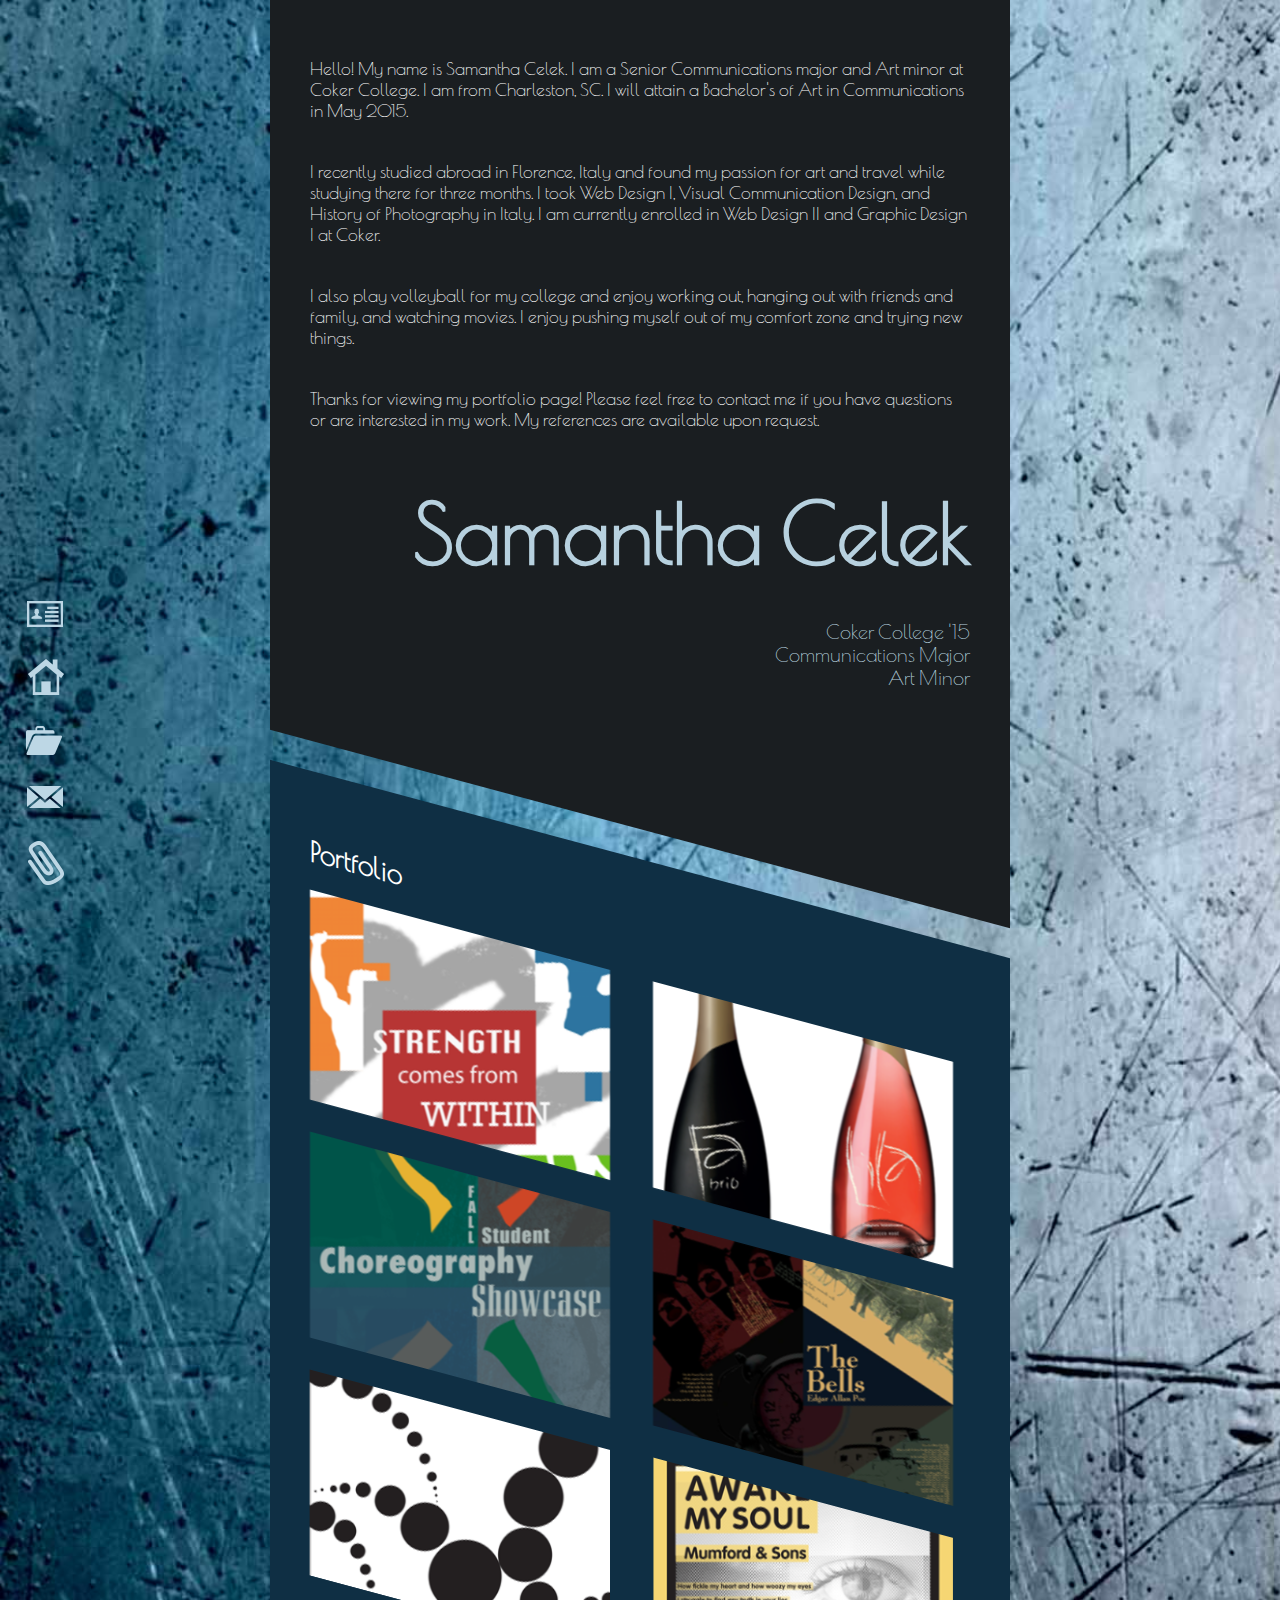
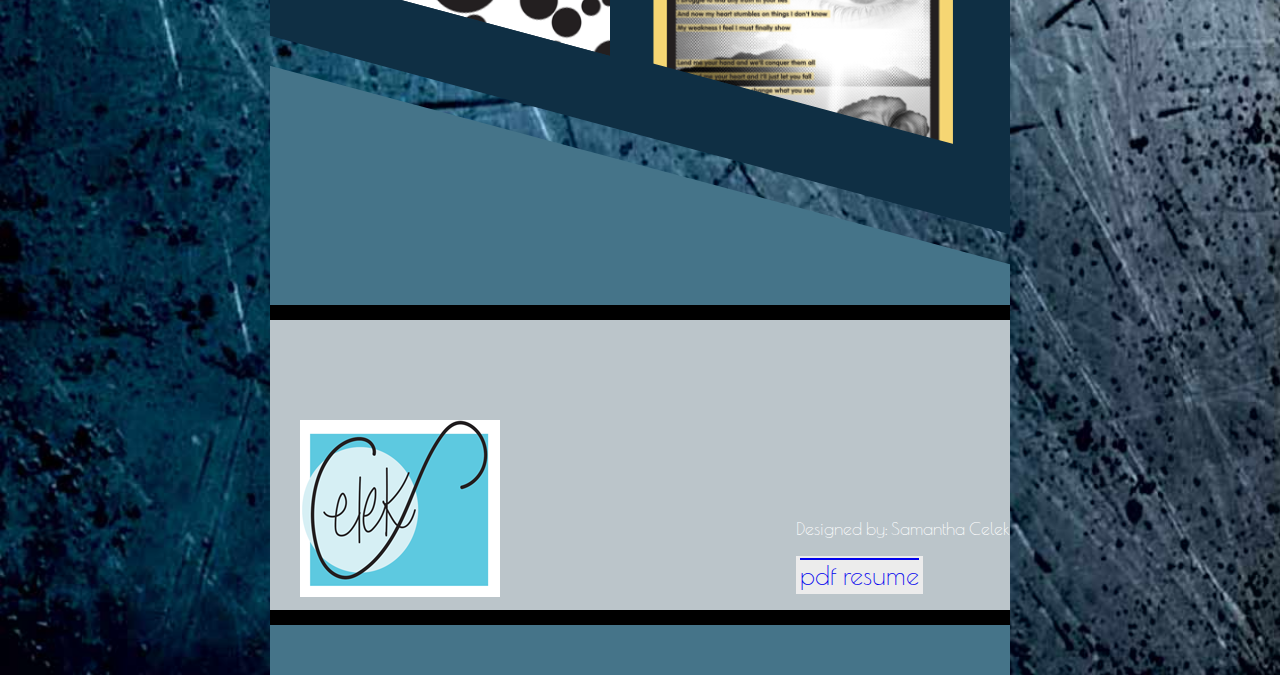
<file: index.html>
<!doctype html>
<html>
<head>
	<link href='http://fonts.googleapis.com/css?family=Poiret+One&subset=cyrillic	' rel='stylesheet' type='text/css'>
	<meta charset="UTF-8">
	<title>Samantha Celek</title>
	<link rel="stylesheet" type="text/css" href="SamCelekProSiteStyle.css">
    <script src="http://ajax.googleapis.com/ajax/libs/jquery/1.11.1/jquery.min.js" ></script>
</head>
<body>

	<div id="nav" class="list"> 
    <ul>
    	<li class="photo"><a href="#top"><img src="about.png" alt="about"><span>about</span></a></li>
        <li class="photo"><a href="#header1"><img src="home.png" alt="home"><span>home</span></a></li>
        <li class="photo"><a href="#portfolio"><img src="portfolio.png" alt="portfolio"><span>portfolio</span></a></li>
        <li class="photo"><a href="mailto:s.celek@col.com"><img src="email.png" alt="email"><span>mail</span></a></li>
        <li class="photo"><a href="#bottom"><img src="resume.png" alt="resume"><span>resume</span></a></li>
    </ul>
	</div>
    
	<div id="container">
       	<div id="top">
   			<header>
         	<p>Hello! My name is Samantha Celek. I am a Senior Communications major and Art minor at Coker College. I am from Charleston, SC. I will attain a Bachelor's of Art in Communications in May 2015.</p>
            <p>I recently studied abroad in Florence, Italy and found my passion for art and travel while studying there for three months. I took Web Design I, Visual Communication Design, and History of Photography in Italy. I am currently enrolled in Web Design II and Graphic Design I at Coker.</p>
            <p>I also play volleyball for my college and enjoy working out, hanging out with friends and family, and watching movies. I enjoy pushing myself out of my comfort zone and trying new things.</p>
            <p>Thanks for viewing my portfolio page! Please feel free to contact me if you have questions or are interested in my work. My references are available upon request.</p>
        	<h1 id="header1"><strong>Samantha Celek</strong></h1>
   			<div class="bigtext">Coker College '15<br>
    		 	Communications Major<br>
    			Art Minor</div>
        	</header>
        </div>
        
     <div id="portfolio">
        <h2>Portfolio</h2>
        <div class="column">
            <div id="morell" class="picturebox">
            	<img src="morell.png" data-big-image=  alt="A thumbnail picture of the morell wall mural">
            </div>
            <div id="dance" class="picturebox">
            	<img src="danceposter.png" data-big-image="dance_big.png" alt="Thumbnail of the danceposter">
            </div>
            <div id="dots" class="picturebox">
            	<img src="dots.png" alt="Thumbnail of dots exercise">
            </div>
        </div>
        <div class="column">
            <div id="wine" class="picturebox">
            	<img src="winelabels.png" alt="Thumbnail of winelabels">
            </div>
            <div id="bells" class="picturebox">
            	<img src="bells.png" alt="Thumbnail of the bells poster">
            </div>
            <div id="flux" class="picturebox">
            	<img src="flux.png" alt="Thumbnail of flux exercise">
            </div>
        </div>
      </div>
 
     <div id="bottom">
     	<div id="logo">
        	<img src="logo.png" alt="logo">
        	<p>Designed by: Samantha Celek
             <br><br>
        	<a href="samantha_celek.pdf">pdf resume</a>
        	</p>
            </div>
     	</div>
     </div>
     
     <div id="darken" class="modal1">
    	<div id="modal">
         <button id="close" class="close1">&times </button>
         	<div id="modal_content1">
         		<div id='morell_img'>
         		<h2>Morrell Rehab Center Wall Mural<br>
         		September 2014</h2>
         		<img src="morell_big.png">
         	</div>
         		<h4> The composition was made for my Graphic Design I course and was purposed for the Morrell Rehab Center. The mural was to cover a blank wall in the rehab center and had to display the words "strength comes from within." 
         		<div class="hfive"><h5>Designed with: Adobe Photoshop CC 2014</h5></div>
         		</h4>
         	</div>
     	  </div>
     </div>
     
     <div id="darken" class="modal2">
    	<div id="modal">
         <button id="close" class="close2">&times </button>
         <div id="modal_content2">
         	<div id='dance_img'>
         		<h2>Dance Showcase Poster<br>
         		October 2014</h2>
         		<img src="dance_big.png">
         	</div>
         		<h4> The composition was made for my Graphic Design I course and was purposed for the Coker College Fall Student showcase. The poster was exhibited in the 42nd Annual Coker College Student Art Exhibtion. 
         		<div class="hfive"><h5>Designed with: Adobe Photoshop CC 2014</h5>	</div>
         		</h4>
         	</div>
     	  </div>
        </div>
          
          
      <div id="darken" class="modal3">
      	<div id="modal">
         <button id="close" class="close3">&times </button>
         <div id="modal_content3">
         	<div id='dots_img'>
         	<h2>Dots Exercise<br>
         	October 2014</h2>
         	<img src="dots_big.png">
         	</div>
         		<h4> The exercise was also made for my Graphic Design I course. The composition had to display direction and progression using any amount of black dots as desired.
         		<div class="hfive"><h5>Designed with: Adobe Illustrator CC 2014</h5></div>
         		</h4>
         		</div>
         	</div>
     	 </div>
          
      <div id="darken" class="modal4">
      	<div id="modal">
         <button id="close" class="close4">&times </button>
         	<div id="modal_content4">
         		<div id='winelabels_img'>
         			<h2>Tesini Wine Labels<br>
         			February 2014</h2>
         			<img src="winelabels_big.png">
         		</div>
         		<h4> I made these wine labels for my course in Florence, Italy while studying abroad. The class was to create two different wine labels, one for a brut and one for a rose. The labels were for the new Vinicollina Tesini wine company. The owner of the company, Dr. Tesini, was to pick the label suitable for his two products. Dr. Tesini ended up picking my Lila label for his rose. I am very honored to represent the company and Italian vineyard with my work. 
                <div class="hfive"><h5>Designed with: Adobe Illustrator CC 2014</h5></div>
         		</h4>
         	</div>
         </div>
     	</div>
        
      <div id="darken" class="modal5">
      	<div id="modal">
         <button id="close" class="close5">&times </button>
         	<div id="modal_content5">
         		<div id='bells_img'>
         			<h2>The Bells Poster<br>
         			December 2014</h2>
         			<img src="bells_big.png">
         		</div>
         		<h4> I made this poster for my course in Graphic Design at Coker College. The class was to create a poster for the poem "The Bells" by Edgar Allan Poe for our final project. <div class="hfive"><h5>Designed with: Adobe Photoshop CC 2014</h5></div>
         		</h4>
         	</div>
         </div>
     	</div>
        
         <div id="darken" class="modal6">
      	<div id="modal">
         <button id="close" class="close6">&times </button>
         	<div id="modal_content6">
         		<div id='flux_img'>
         			<h2>Awake My Soul<br>
         			November 2014</h2>
         			<img src="flux_big.png">
         		</div>
         		<h4> This was an exercise in my Graphic Design course with using Hamish Muir's Flux example of lines behind text. <div class="hfive"><h5>Designed with: Adobe Design CC 2014</h5></div>
         		</h4>
         	</div>
         </div>
     	</div>
    
        
          
     <script>
	 $( document ).ready(function() {
	 	window.scroll(0, $("#header1").offset().top);
		$("#morell").click(function(){
			$(".modal1").fadeIn(150);
		});
		$("#dance").click(function(){
			$(".modal2").fadeIn(150);
		});
		$("#dots").click(function(){
			$(".modal3").fadeIn(150);
		});
		$("#wine").click(function(){
			$(".modal4").fadeIn(150);
		});
		$("#bells").click(function(){
			$(".modal5").fadeIn(150);
		});
		$("#flux").click(function(){
			$(".modal6").fadeIn(150);
		});
		$("#close").click(function(){
			$("#darken").fadeOut();
		});
		$(".close2").click(function(){
			$(".modal2").fadeOut();
		});
		$(".close3").click(function(){
			$(".modal3").fadeOut();
		});
		$(".close4").click(function(){
			$(".modal4").fadeOut();
		});
		$(".close5").click(function(){
			$(".modal5").fadeOut();
		});
		$(".close6").click(function(){
			$(".modal6").fadeOut();
		});
		$('img').click(function(){
			($(this).attr('data-big-image'));
		});
	
	 });
	 </script>
     
     
</body>


    
</html>
</file>
<file: SamCelekProSiteStyle.css>
@charset "UTF-8";
/* CSS Document */
*{
	box-sizing:border-box;
}
#nav{
	/*margin-left:-14px;*/
	position:fixed;
	z-index:1;
	font-size:1em;
	font-family: 'Poiret One', cursive;
	top:10%;
	left:2%;
}
#nav * {
  margin: 0;
  padding: 0;
  outline: 0;
  transition: all .75s ease;
  -webkit-transition: all .75s ease;
  -moz-transition: all .75s ease;
  -o-transition: all .75s ease;
  -webkit-box-sizing: border-box;
  -moz-box-sizing: border-box;
  box-sizing: border-box;
}
#nav ul{
	list-style:none;
}
#nav ul li{
	padding-top:26px;
	/*padding-bottom:12px;*/
}
#nav li a {
  text-decoration: none;
  color: #fff;
  display: block;
  position: relative;
}
#nav li span{
  font-size:1.25em;
  vertical-align:middle;
  height: 55px;
  line-height: 69px;
  width:450%;
  padding: 10px -18px;
  position:absolute;
  top:0;
  visibilty:hidden;
  z-index:-1; 
  background-color:rgba(171,170,170,0.76); 
  text-align:right;
  padding-right:8px;
  padding-top:3px;
  margin-top:-2px;
}
#nav .photo {
  vertical-align: middle;
  font-size: 18px;
  position: relative;
  z-index:3;
}
#nav li a:hover span { 
  visibility: visible; 
}
#nav li .photo {
  color: #555;
  width:30px;
}
#nav .list {
  left: 0;
  text-align:right;
}
#nav.list li span { left: -400px; 
}
#nav.list li a:hover span { left:-130%; 
}
img{
	max-width: 100%;
}
body{
	background:url(newbg.jpg);
	background-size:cover;
	margin:0;
	font-family:'Poiret One', cursive;
}
#container{
	position:relative;
	width: 70%;
  	margin: 0 auto;
  	overflow: hidden;
	max-width:740px;
	overflow:hidden;
}
#top, #bottom, #portfolio { 
  position: relative;
  padding: 40px;
}
#top{
	background:#1a1e21;
	/*height: 600px;
	position: relative;
	/*padding-top:400px;*/	
}
p{
	color:white;
	margin-bottom:40px;
	font-size:1.1em;
}
#top:after, #bottom:after, #portfolio{
    -webkit-transform: skewY(15deg);
    -ms-transform: skewY(15deg);
    transform: skewY(15deg);
}
#top:after{
  background:#1a1e21;
  bottom: -100px; 
  position:absolute;
  left: 0;
  height: 6,000px;
}
#bottom:after{
	background:#457489;
	top: -100px;
}
#top:after, #bottom:after { 
  content: ''; 
  position: absolute; 
  z-index: -1;
  width: 100%;
  left: 0;
  height:800px;  
}
#bottom:after{
	overflow:hidden;
}
.unskew,.picturebox img{
	-webkit-transform: skewY(-15deg);
    -ms-transform: skewY(-15deg);
    transform: skewY(-15deg);
}
h1{
	font-size:82px;
	text-align:right;
	color:#b7d1df;	
	margin-bottom:6%;
}
.bigtext{
	font-size:20px;
	text-align:right;
	color:#b7d1df;
	
}
#portfolio{
	background:#0f2f44;
    margin: 130px 0;
	overflow:auto;
}
#portfolio h2{
	color:white;
	font-size:28px;
}
#morell{
	padding-top:4px;
}
.column{
	width: 48%;
	float:left;
}
.column + .column{
	margin-left:4%;
}
.picturebox{
	overflow:hidden;
	backface-visibility:hidden;	
	height: 0;
	padding-bottom:65%;
	margin-bottom:10%;
	cursor:pointer;
}
.picturebox img{
	margin-top: -17%;
}
#bottom{
	background:#457489;
	margin-top:40px;
	padding-bottom:50px;
}
#bottom p{
	/*background:#3A3A3A;*/
}
#logo{
	background-color:rgba(220,220,220,0.79);
	margin-left:-40px;
	margin-right:-40px;
	padding-top:100px;
	padding-left:30px;
	padding-bottom:10px;
	border-top:15px solid rgba(0,0,0,1.00);
	border-bottom:15px solid rgba(0,0,0,1.00);
}
#logo p{
	float:right;
	padding-top:80px;
}
#logo a{
	text-decoration:overline;
	background-color:rgba(236,236,236,1.00);
	padding:4px;
	font-size:26px;
	
}
#logo a:hover{
	background-color:rgba(17,24,109,1.00);
	font-size:28px;
	color:rgba(255,255,255,1.00);
}
#darken{
	position:fixed;
	z-index:1;
	top:0;
	left:0;
	background-color:rgba(0,0,0,0.58);
	width: 100%;
	height: 100%;
	display:none;
	
}
#modal{
	width: 80%;
	height:90%;
	background-color:rgba(255,255,255,0.90);
	margin-left:-40%;
	position:fixed;
	top:5%;
	left:50%;
}
#close{
	top:0;
	right:0;
	margin-left:auto;
	display:block;
	cursor:pointer;
	color: rgba(0, 0, 0, 0.55);
    border: 2px solid rgba(33, 68, 72, 0.59);
    background: #34696f;
    font-weight: bold;
    display: inline-block;
    line-height: 0px;
    padding: 11px 3px;
	text-align:center;
	font: bold 2em/20px "Helvetica Neue", Arial, Helvetica, Geneva, sans-serif;
	height: 50px;
    width: 50px;
	      
}
#modal_content1{
	padding-top:10px;
	padding-left:10%;
	
}
#modal_content2{
	padding-top:10px;
	padding-left:10%;
	
}
#modal_content3{
	padding-top:40px;
	padding-left:10%;
	
}
#modal_content4{
	padding-top:10px;
	padding-left:10%;
	
}
#modal_content5{
	padding-top:10px;
	padding-left:10%;
	
}
#modal_content6{
	padding-top:10px;
	padding-left:10%;
	
}
#morell_img{
	float:left;
	border:4px solid rgba(45,67,136,1.00);
	padding:10px;
	margin-right:3%;
}
#dance_img{
	float:left;
	border:4px solid rgba(45,67,136,1.00);
	padding:10px;
	margin-right:3%;
}
#dots_img{
	float:left;
	border:4px solid rgba(45,67,136,1.00);
	padding:10px;
	margin-right:3%;
}
#winelabels_img{
	float:left;
	border:4px solid rgba(45,67,136,1.00);
	padding:10px;
	margin-right:3%;
}
#bells_img{
	float:left;
	border:4px solid rgba(45,67,136,1.00);
	padding:10px;
	margin-right:3%;
}
#flux_img{
	float:left;
	border:4px solid rgba(45,67,136,1.00);
	padding:10px;
	margin-right:3%;
}
#modal_content1 h4{
	color:rgba(15,82,150,1.00);
	padding-left:50%;
	margin-top:110px;
	padding-right:36px;
	font-size:1.1em;
		
}
#modal_content2 h4{
	color:rgba(15,82,150,1.00);
	padding-left:45%;
	margin-top:110px;
	padding-right:36px;
	font-size:1.1em;
		
}
#modal_content3 h4{
	color:rgba(15,82,150,1.00);
	padding-left:45%;
	margin-top:110px;
	padding-right:36px;
	font-size:1.1em;
}
#modal_content4 h4{
	color:rgba(15,82,150,1.00);
	padding-left:45%;
	margin-top:10%px;
	padding-right:36px;
	font-size:1.1em;
		
}
#modal_content5 h4{
	color:rgba(15,82,150,1.00);
	padding-left:50%;
	margin-top:110px;
	padding-right:36px;
	font-size:1.1em;
		
}
#modal_content6 h4{
	color:rgba(15,82,150,1.00);
	padding-left:50%;
	margin-top:110px;
	padding-right:36px;
	font-size:1.1em;
		
}
.hfive{
	padding-left:3px;
	color:rgba(101,101,101,1.00);
	
}
@media (max-width:940px){
	h1{
		font-size:70px;
	}
	p{
		font-size:14px;
	}
}
@media (max-width:775px){
	h1{
		font-size:60px;
	}
	p{
		font-size:14px;
	}
}
@media (max-width:690px){
	h1{
		font-size:40px;
	}
	h2, .bigtext{
		font-size:16px;
	}
	p{
		font-size:14px;
	}
}
@media (max-width:510px){
	h1{
		font-size:30px;
	}
	h2, .bigtext{
		font-size:18px;
	}
	p{
		font-size:14px;
	}
		.column{
	width: 90%;
	float:left;
}
.column + .column{
	margin-left:0;
}
}
@media (max-width:590px){
	#logo p{
		float:left;	
	}
}
</file>
